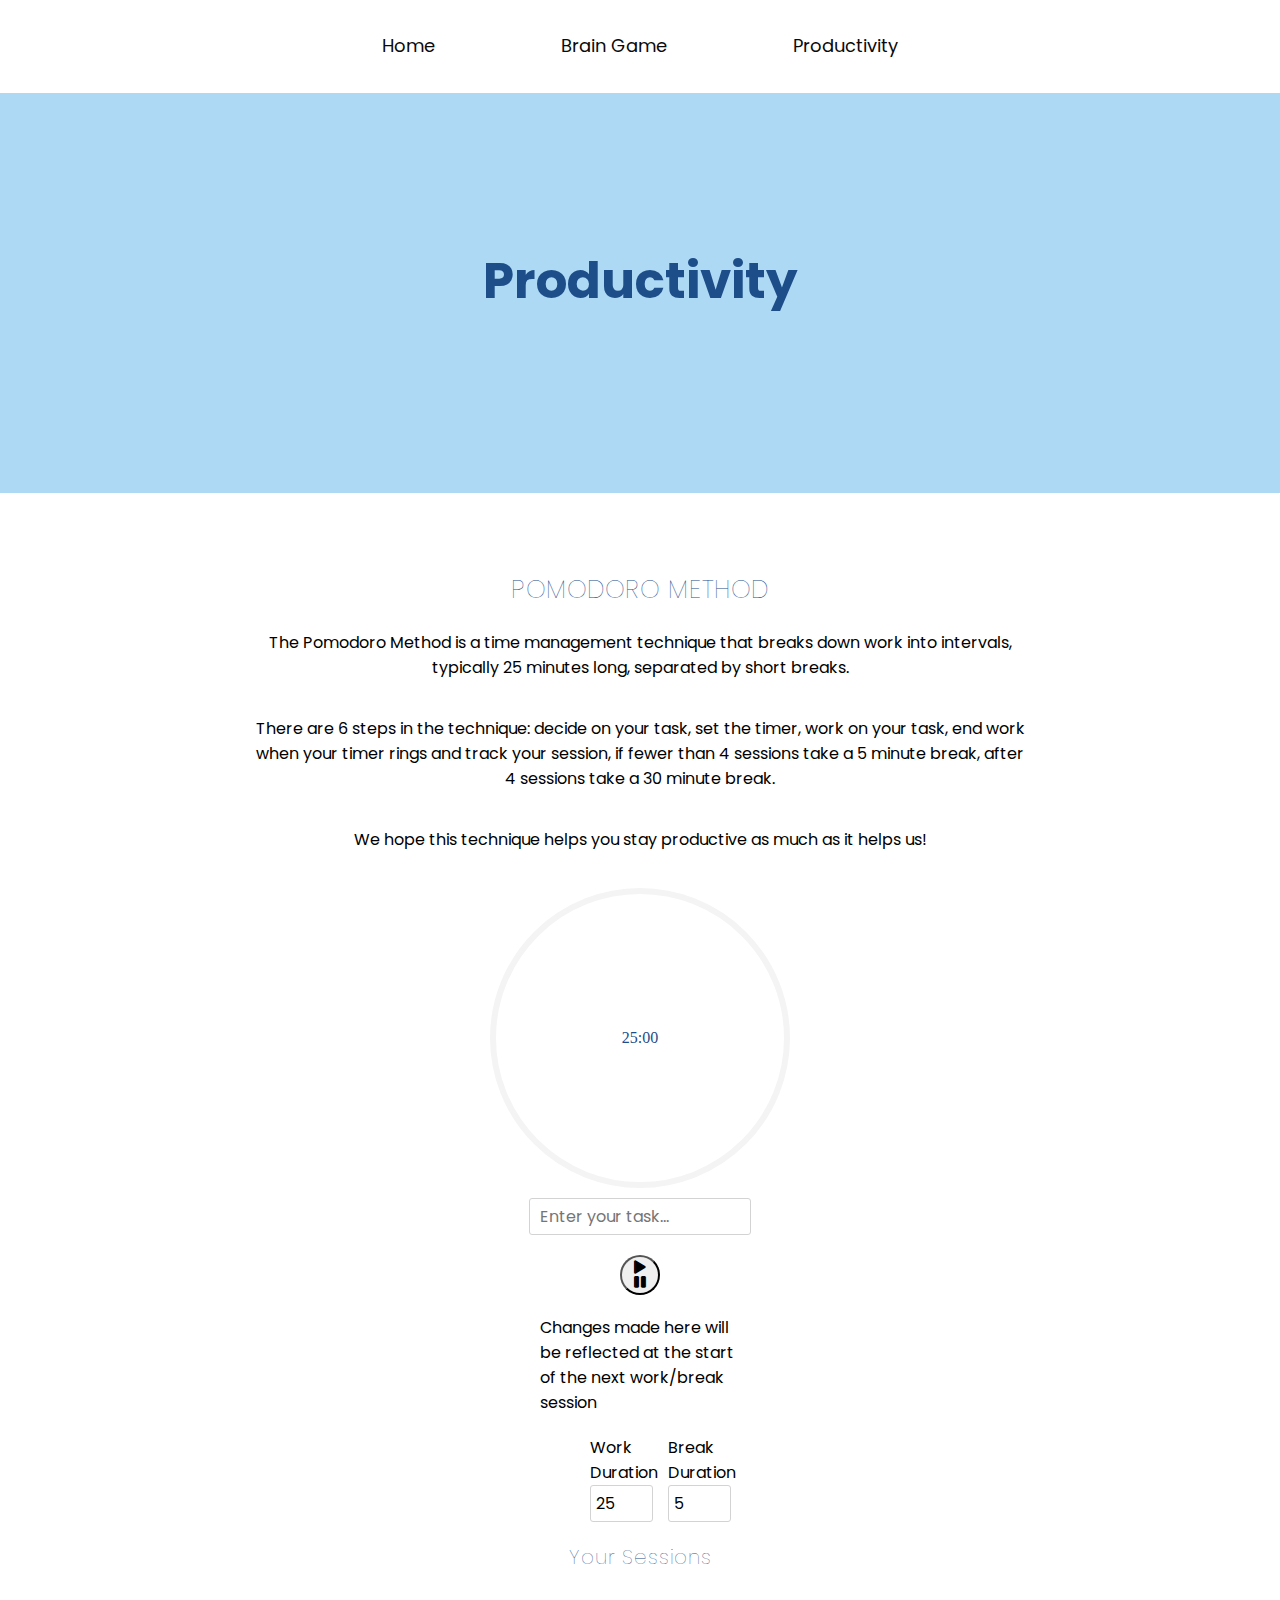
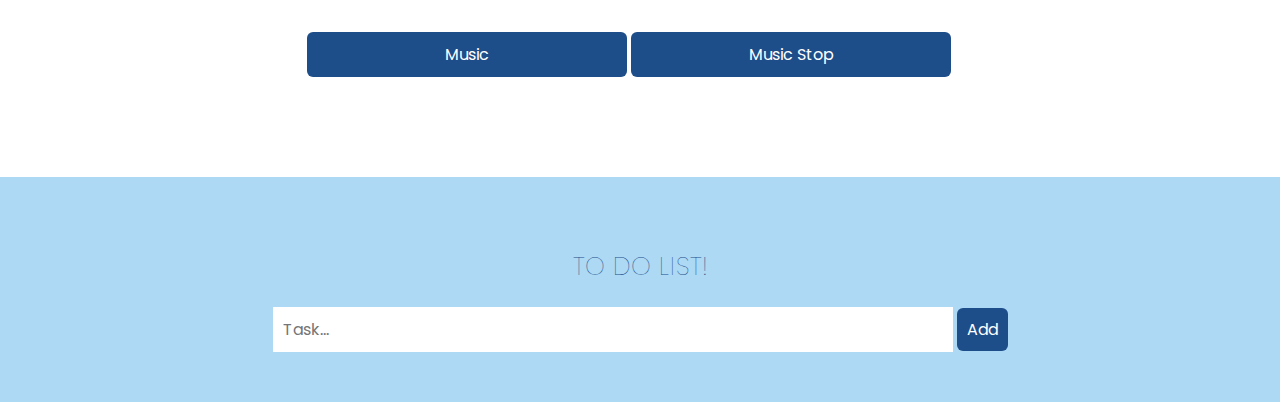
<file: productivity.html>
<!DOCTYPE html>
<html>

<head>
	<meta charset="UTF-8">
	<meta name="viewport" content="width=device-width, initial-scale=1.0">
	<meta http-equiv="X-UA-Compatible" content="ie=edge">
	<meta charset="utf-8">
	<meta name="viewport" content="width=device-width">
	<title>Productivity</title>
	<link rel="icon" type="Graphics/favicon1.png" href="Graphics/favicon1.png">
	<link href="productivity.css" rel="stylesheet" type="text/css" />
	<!--FONT-->
	<link rel="preconnect" href="https://fonts.gstatic.com">
	<link href="https://fonts.googleapis.com/css2?family=Poppins&display=swap" rel="stylesheet">
	<link href="https://cdnjs.cloudflare.com/ajax/libs/font-awesome/5.10.2/css/all.css" rel="stylesheet" />
	<script src="progressBar.js">
	</script>
</head>

<body>
	<!--NAVIGATION-->
	<nav>
		<a class='navi' href='index.html'>Home</a>
		<a class='navi' href='braingame.html'>Brain Game</a>
		<a class='navi' href='productivity.html'>Productivity</a>
	</nav>

	<!--SECTION 1-->
	<section class="section1">
		<!--TITLE-->
		<h1>Productivity</h1>
	</section>

	<audio controls id="music">
		<source src="productivity.mp3" type="audio/mpeg"> </audio>

	<!--Section 2: note to self make h3 css -->
	<h2>Pomodoro Method</h2>
  <p>
    The Pomodoro Method is a time management technique that breaks down work into intervals, typically 25 minutes long, separated by short breaks.
  </p>
  <p>
    There are 6 steps in the technique: decide on your task, set the timer, work on your task, end work when your timer rings and track your session, if fewer than 4 sessions take a 5 minute break, after 4 sessions take a 30 minute break. 
  </p>
  <p>
    We hope this technique helps you stay productive as much as it helps us!
  </p>
	<div id="pomodoro-container">
		<div id="pomodoro-clock">
			<div id="pomodoro-timer"></div>
			<div>
				<input type="text" id="pomodoro-clock-task" placeholder="Enter your task..." />
        </div>
        <div id="pomodoro-clock-actions">
          <button id="pomodoro-start">
            <i class="fas fa-play" id="play-icon"></i>
            <i class="fas fa-pause hidden" id="pause-icon"></i>
          </button>
          <button id="pomodoro-stop" class="hidden">
            <i class="fas fa-stop"></i>
          </button>
        </div>
        <div id="pomodoro-clock-title">
          <span>
            Changes made here will be reflected at the start of the next work/break session
          </span>
        </div>
        <div id="pomodoro-clock-actions">
          <div class="pomodoro-input">
            <label>Work Duration</label>
            <input name="input-work-duration" id="input-work-duration" type="number" />
          </div>
          <div class="pomodoro-input">
            <label>Break Duration</label>
            <input name="input-break-duration" id="input-break-duration" type="number" />
          </div>
        </div>
        <div id="pomodoro-info">
          <h3>Your Sessions </h3>
          <ul id="pomodoro-sessions">
          </ul>
        </div>
      </div>
    </div>
    </div>

    <button onclick="MusicGenerate()" class="addBtn music"> Music </button>
    <button onclick="MusicStop()" class="addBtn"> Music Stop </button>

    <!--Section 3-->
      <div id="myDIV" class="header">
      <h2>To Do List!</h2>
      <input type="text" id="myInput" placeholder="Task...">
    <span onclick="newElement()" class="addBtn">Add</span>
    </div>
    <ul id="myUL">
    </ul>
  <script src="productivity.js"></script>
  </body>
</html>
</file>
<file: productivity.css>
/*Headers*/
h1{
 font-family: 'Poppins', sans-serif;
 color:#1D4E89;
 /*margin: 5%;*/
 padding-top: 150px;
 padding-bottom: 50px;
 text-align:center;
 font-size:50px;
}

h2{
 font-family: 'Poppins', sans-serif;
 text-align:center;
 color:#1D4E89;
 text-transform: uppercase;
 font-weight: lighter;
 letter-spacing: 1px;
 font-size:25px;
}

h3{
  font-family: 'Poppins', sans-serif;
  text-align:center;
  color:#1D4E89;
  font-weight: lighter;
  letter-spacing: 1px;
  font-size:20px;
}

.header {
  background-color: #ADD9F4;
  padding: 50px 200px;
  color: white;
  text-align: center;
}
/* Clear floats after the header */
.header:after {
  content: "";
  display: table;
  clear: both;
}

span{
  font-family: 'Poppins', sans-serif;
}

label{
  font-family: 'Poppins', sans-serif;
}

p{
  font-family: 'Poppins', sans-serif;
  text-align:center;
  padding-left: 250px;
  padding-right: 250px;
  padding-bottom: 20px;
}

/*Navigation*/
nav{
  text-align: center;
  margin: 2.5%;
}

.navi{
  font-family: 'Poppins', sans-serif;
  font-size:18px;
  background-color:white;
  color: #0A0A0A;
  margin: 5%;
  text-decoration:none;
}

.navi:hover{
  font-family: 'Poppins', sans-serif;
  background-color:white;
  color: #FF8589;
  margin: 5%;
  transition-duration:0.25s;
}

/*Background*/
body{
  /*background-color: #ADD9F4;*/
  margin: 0%;
  height: 100%;
}

.title{
  margin-top:20px;
}

/* Sections */
/*section 1*/
.section1{
  background-color: #ADD9F4;
  height:400px;
  width: 100%;
}

/*section 2*/
.section2{
  background-color: white;
  height: 400px;
  width: 100%;
}

/*Subheading*/
.subheading{
 font-family: 'Poppins', sans-serif;
 text-align:center;
 color:#1D4E89;
 font-size:27px;
 text-transform: uppercase;
 font-weight: lighter;
 letter-spacing: 1px;
}

.productivity{
  margin-left:30px;
}

/*List Stuff*/
ul {
  margin: 0;
  padding: 0;
}
/* Style the list items */
ul li {
  cursor: pointer;
  position: relative;
  font-family:'Poppins', sans-serif;
  padding: 12px 8px 12px 40px;
  background: rgb(211, 247, 246);
  font-size: 18px;
  transition: 0.2s;

  /* make the list items unselectable */
  -webkit-user-select: none;
  -moz-user-select: none;
  -ms-user-select: none;
  user-select: none;
}

/* Set all odd list items to a different color (zebra-stripes) */
ul li:nth-child(odd) {
  background: rgb(197, 230, 250);
}

/* Darker background-color on hover */
ul li:hover {
  font-family:'Poppins', sans-serif;
  font-size:18px;
  text-decoration:none;
  background: #1D4E89;
  color: white;
}

/* When clicked on, add a background color and strike out text */
ul li.checked {
  background: #1D4E89;
  color: #FF8589;
  text-decoration: line-through;
}
/* Add a "checked" mark when clicked on */
ul li.checked::before {
  content: '';
  position: absolute;
  border-color: #fff;
  border-style: solid;
  border-width: 0 2px 2px 0;
  top: 10px;
  left: 16px;
  transform: rotate(45deg);
  height: 15px;
  width: 7px;
}



/* Close Button */
.close {
  position: absolute;
  right: 0;
  top: 0;
  padding: 12px 16px 12px 16px;
}

.close:hover {
  background-color: #1D4E89;
  color: white;
}


/*Input */
input {
  font-family: 'Poppins', sans-serif;
  margin: 0;
  border: none;
  border-radius: 0;
  width: 75%;
  padding: 10px;
  float: center;
  font-size: 16px;
}

/* To Do List Button */
.addBtn {
  padding: 10px;
  width: 25%;
  background: #1D4E89;
  color: white;
  font-family: 'Poppins', sans-serif;
  float: center;
  text-align: center;
  font-size: 16px;
  cursor: pointer;
  transition: 0.3s;
  /*border-radius: 0;*/
  border-radius:6px;
  border: none;
  margin-bottom:100px;
}



.addBtn:hover {
  background-color: #bbb;
}

.buttonLink{
  color:#1D4E89;
  text-decoration:none;
}

.buttonLink:hover{
  color:white;
  transition-duration: 0.25s;
}

.hidden {
  display: none;
}

#pomodoro-container {
  display: flex;
  flex-direction: column;
  width: 100%;
  justify-content: center;
  align-items: center;
}

#pomodoro-clock {
  display: flex;
  flex-direction: column;
  justify-content: center;
  align-items: center;
  margin-bottom: 40px;
}

#pomodoro-clock-circle {
  display: flex;
  flex-direction: column;
  justify-content: center;
  align-items: center;
  border-radius: 50%;
  height: 300px;
  width: 300px;
  border: 5px solid lightgrey;
}

#pomodoro-clock-timer {
  font-size: 3rem;
  font-family: 'Poppins', sans-serif;
}

#pomodoro-clock-circle * {
  color:#1D4E89;;
}

#pomodoro-clock-task {
  display: inline-block;
  margin-top: 10px;
  width: 200px;
  padding: 5px 10px;
  border: 1px solid lightgrey;
  border-radius: 3px
}

#pomodoro-clock-title {
  margin-top: 20px;
  width: 200px
}

#pomodoro-clock-actions {
  margin-top: 20px;
  display: flex;
  flex-direction: row;
  justify-content: space-around;
  width: 100px;
}

#pomodoro-clock-actions button {
  height: 40px;
  width: 40px;
  border-radius: 50%;
}

.hidden {
  display: none;
}

.pomodoro-input {
  display: flex;
  flex-direction: column;
  width: 100px;
  margin-right: 10px;
}

.pomodoro-input input {
  border: 1px solid lightgrey;
  border-radius: 3px;
  padding: 5px;
}

audio{
  visibility: hidden;
}

.music{
  margin-left: 24%;
}
</file>
